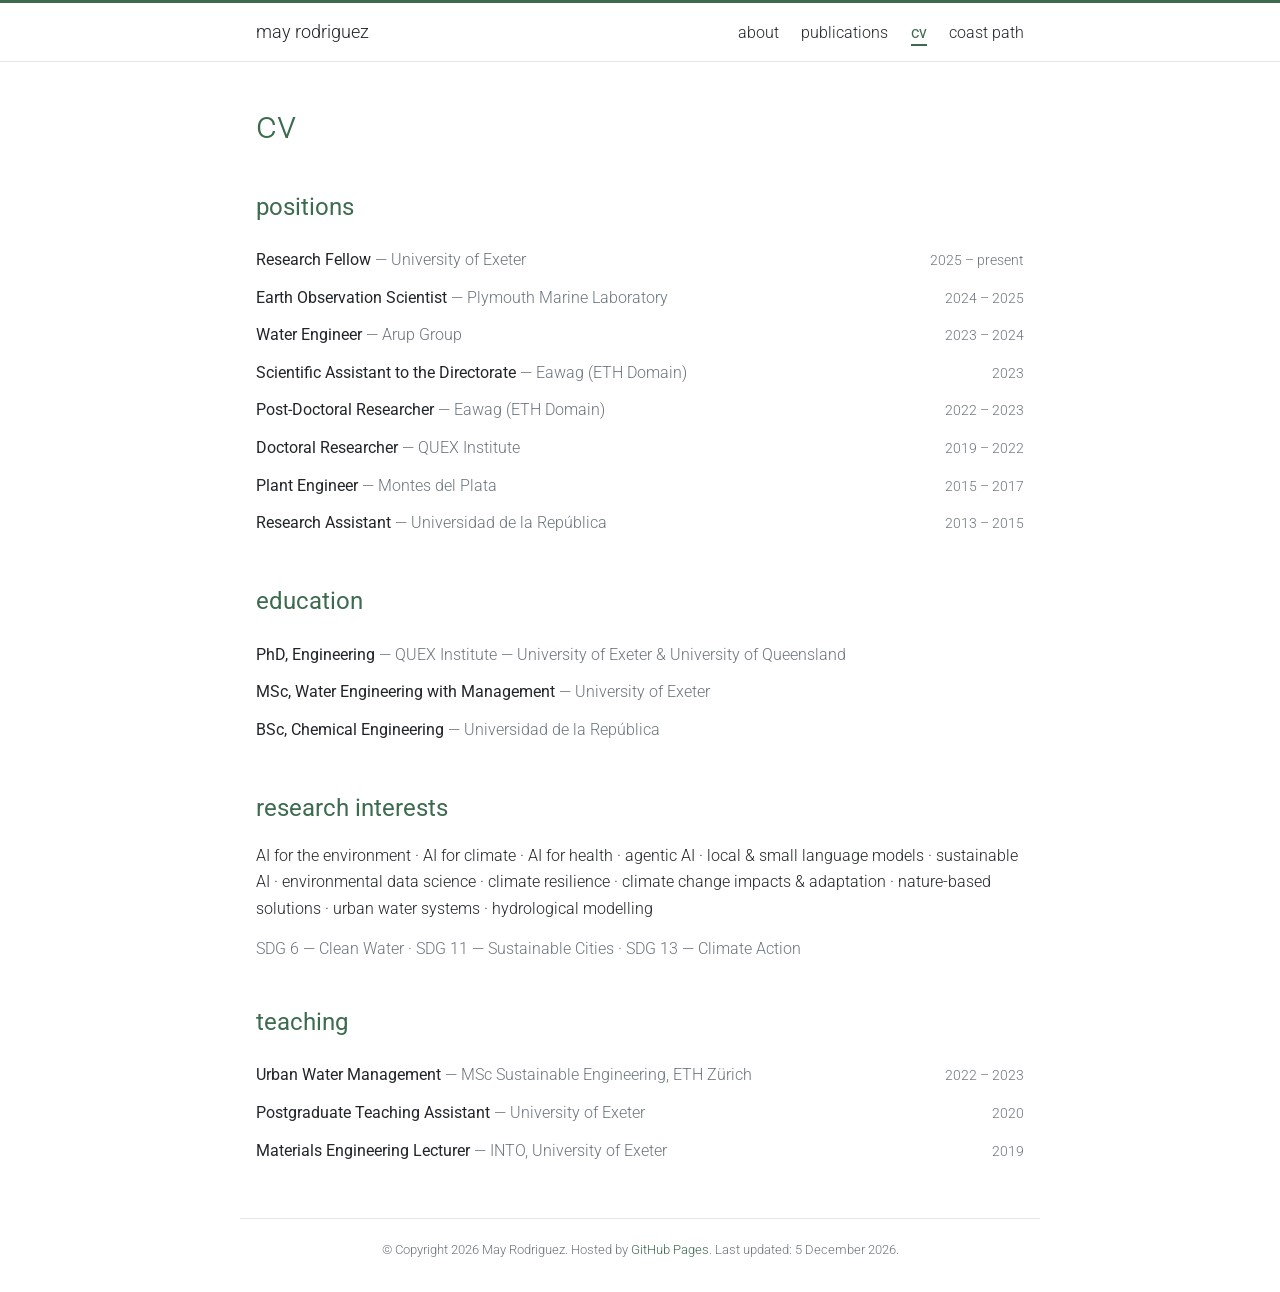
<file: cv.html>
<!DOCTYPE html>
<html lang="en">
<head>
  <meta charset="utf-8" />
  <meta name="viewport" content="width=device-width, initial-scale=1" />
  <title>CV | May Rodriguez</title>
  <link rel="preconnect" href="https://fonts.googleapis.com">
  <link rel="preconnect" href="https://fonts.gstatic.com" crossorigin>
  <link href="https://fonts.googleapis.com/css2?family=Roboto:ital,wght@0,300;0,400;0,500;0,700;1,300&display=swap" rel="stylesheet">
  <link rel="stylesheet" href="style.css?v=2026-10-12" />
</head>
<body>

<!-- ── TOP NAV ── -->
<nav class="site-nav">
  <div class="nav-inner">
    <a class="nav-brand" href="index.html">may rodriguez</a>
    <div class="nav-links">
      <a href="index.html">about</a>
      <a href="publications.html">publications</a>
      <a href="cv.html" aria-current="page">cv</a>
      <a href="walking.html">coast path</a>
    </div>
  </div>
</nav>

<main id="main">

  <header class="post-header">
    <h1 class="post-title">cv</h1>
  </header>

  <!-- POSITIONS -->
  <section id="positions">
    <h3>positions</h3>
    <ul class="rows">
      <li><div><span class="title">Research Fellow</span><span class="org">University of Exeter</span></div><span class="date">2025 – present</span></li>
      <li><div><span class="title">Earth Observation Scientist</span><span class="org">Plymouth Marine Laboratory</span></div><span class="date">2024 – 2025</span></li>
      <li><div><span class="title">Water Engineer</span><span class="org">Arup Group</span></div><span class="date">2023 – 2024</span></li>
      <li><div><span class="title">Scientific Assistant to the Directorate</span><span class="org">Eawag (ETH Domain)</span></div><span class="date">2023</span></li>
      <li><div><span class="title">Post-Doctoral Researcher</span><span class="org">Eawag (ETH Domain)</span></div><span class="date">2022 – 2023</span></li>
      <li><div><span class="title">Doctoral Researcher</span><span class="org">QUEX Institute</span></div><span class="date">2019 – 2022</span></li>
      <li><div><span class="title">Plant Engineer</span><span class="org">Montes del Plata</span></div><span class="date">2015 – 2017</span></li>
      <li><div><span class="title">Research Assistant</span><span class="org">Universidad de la República</span></div><span class="date">2013 – 2015</span></li>
    </ul>
  </section>

  <!-- EDUCATION -->
  <section id="education">
    <h3>education</h3>
    <ul class="rows">
      <li><div><span class="title">PhD, Engineering</span><span class="org">QUEX Institute — University of Exeter &amp; University of Queensland</span></div></li>
      <li><div><span class="title">MSc, Water Engineering with Management</span><span class="org">University of Exeter</span></div></li>
      <li><div><span class="title">BSc, Chemical Engineering</span><span class="org">Universidad de la República</span></div></li>
    </ul>
  </section>

  <!-- RESEARCH INTERESTS -->
  <section id="interests">
    <h3>research interests</h3>
    <p>AI for the environment · AI for climate · AI for health · agentic AI · local &amp; small language models · sustainable AI · environmental data science · climate resilience · climate change impacts &amp; adaptation · nature-based solutions · urban water systems · hydrological modelling</p>
    <p class="muted">SDG 6 — Clean Water · SDG 11 — Sustainable Cities · SDG 13 — Climate Action</p>
  </section>

  <!-- TEACHING -->
  <section id="teaching">
    <h3>teaching</h3>
    <ul class="rows">
      <li><div><span class="title">Urban Water Management</span><span class="org">MSc Sustainable Engineering, ETH Zürich</span></div><span class="date">2022 – 2023</span></li>
      <li><div><span class="title">Postgraduate Teaching Assistant</span><span class="org">University of Exeter</span></div><span class="date">2020</span></li>
      <li><div><span class="title">Materials Engineering Lecturer</span><span class="org">INTO, University of Exeter</span></div><span class="date">2019</span></li>
    </ul>
  </section>

</main>

<footer class="site-footer">
  &copy; Copyright 2026 May Rodriguez. Hosted by <a href="https://pages.github.com/" target="_blank">GitHub Pages</a>.
  Last updated: <script>document.write(new Date(document.lastModified).toLocaleDateString('en-GB', {day: 'numeric', month: 'long', year: 'numeric'}))</script>.
</footer>

</body>
</html>
</file>
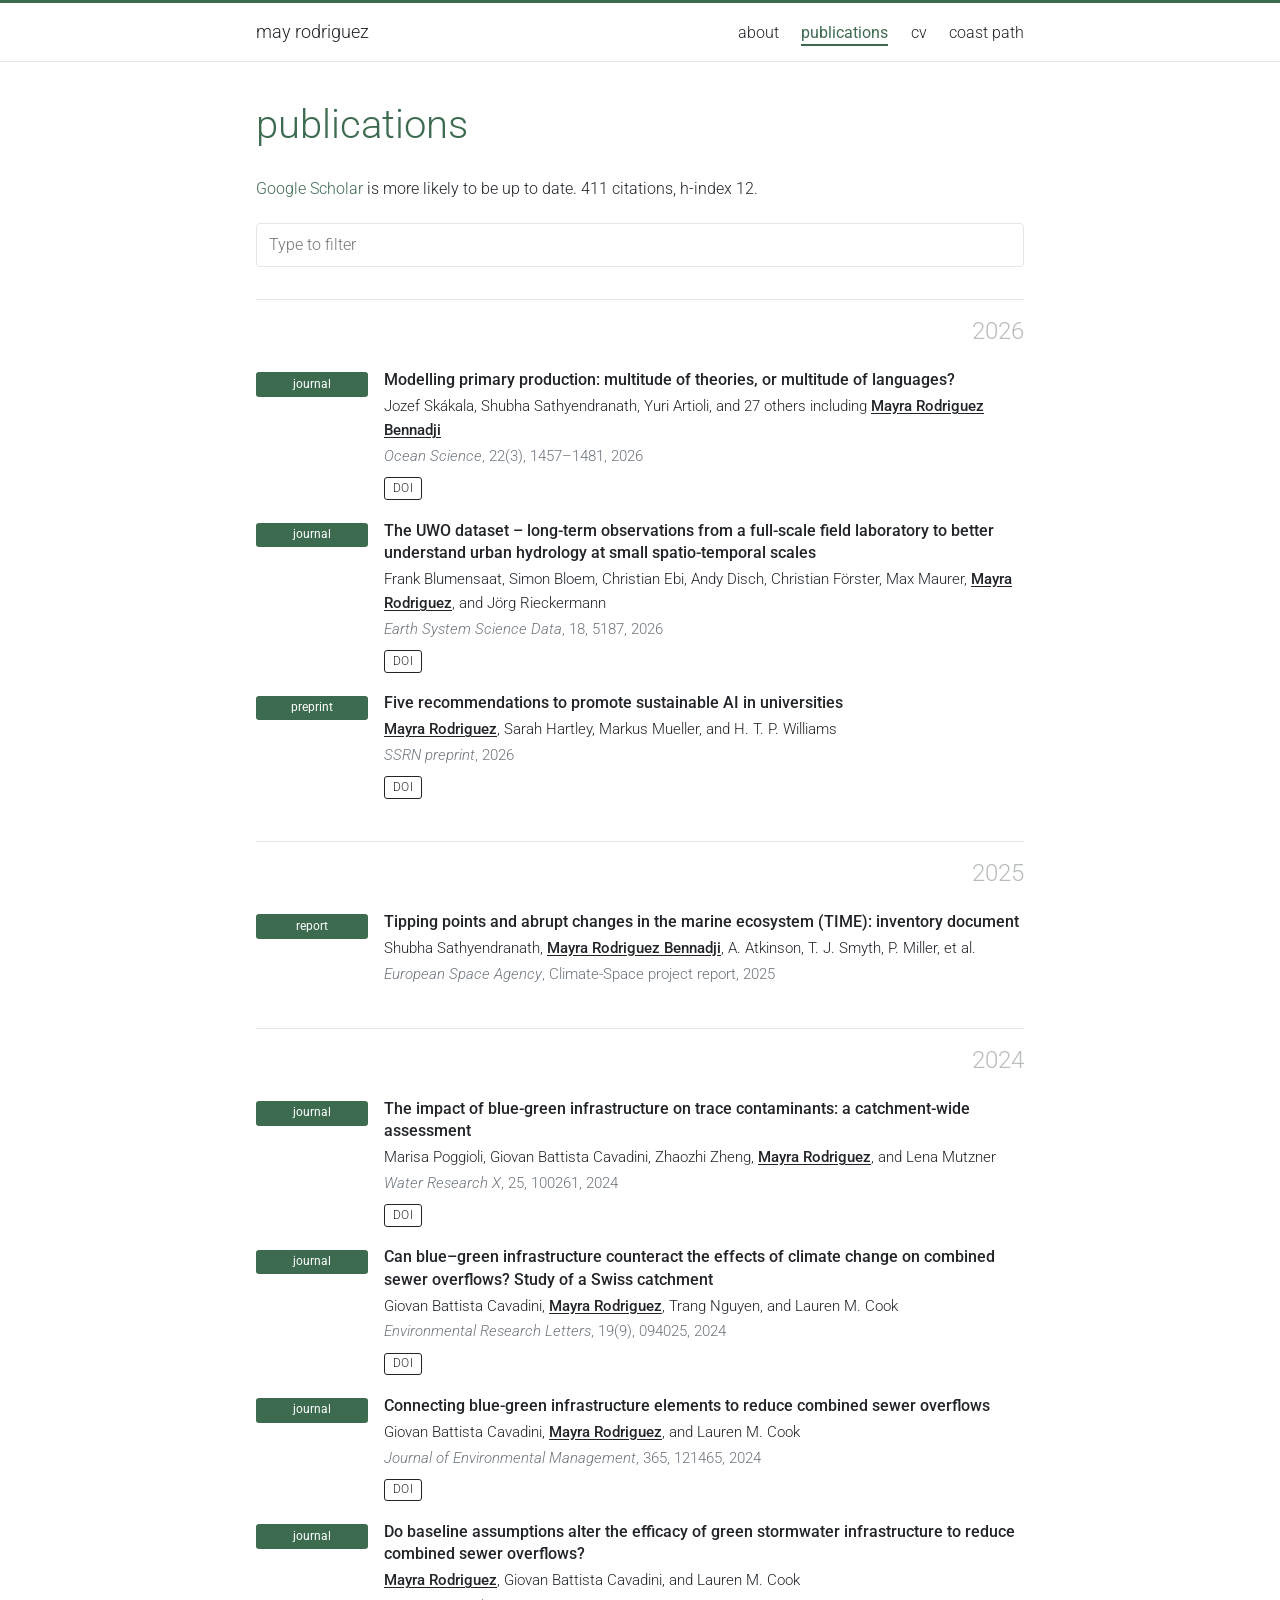
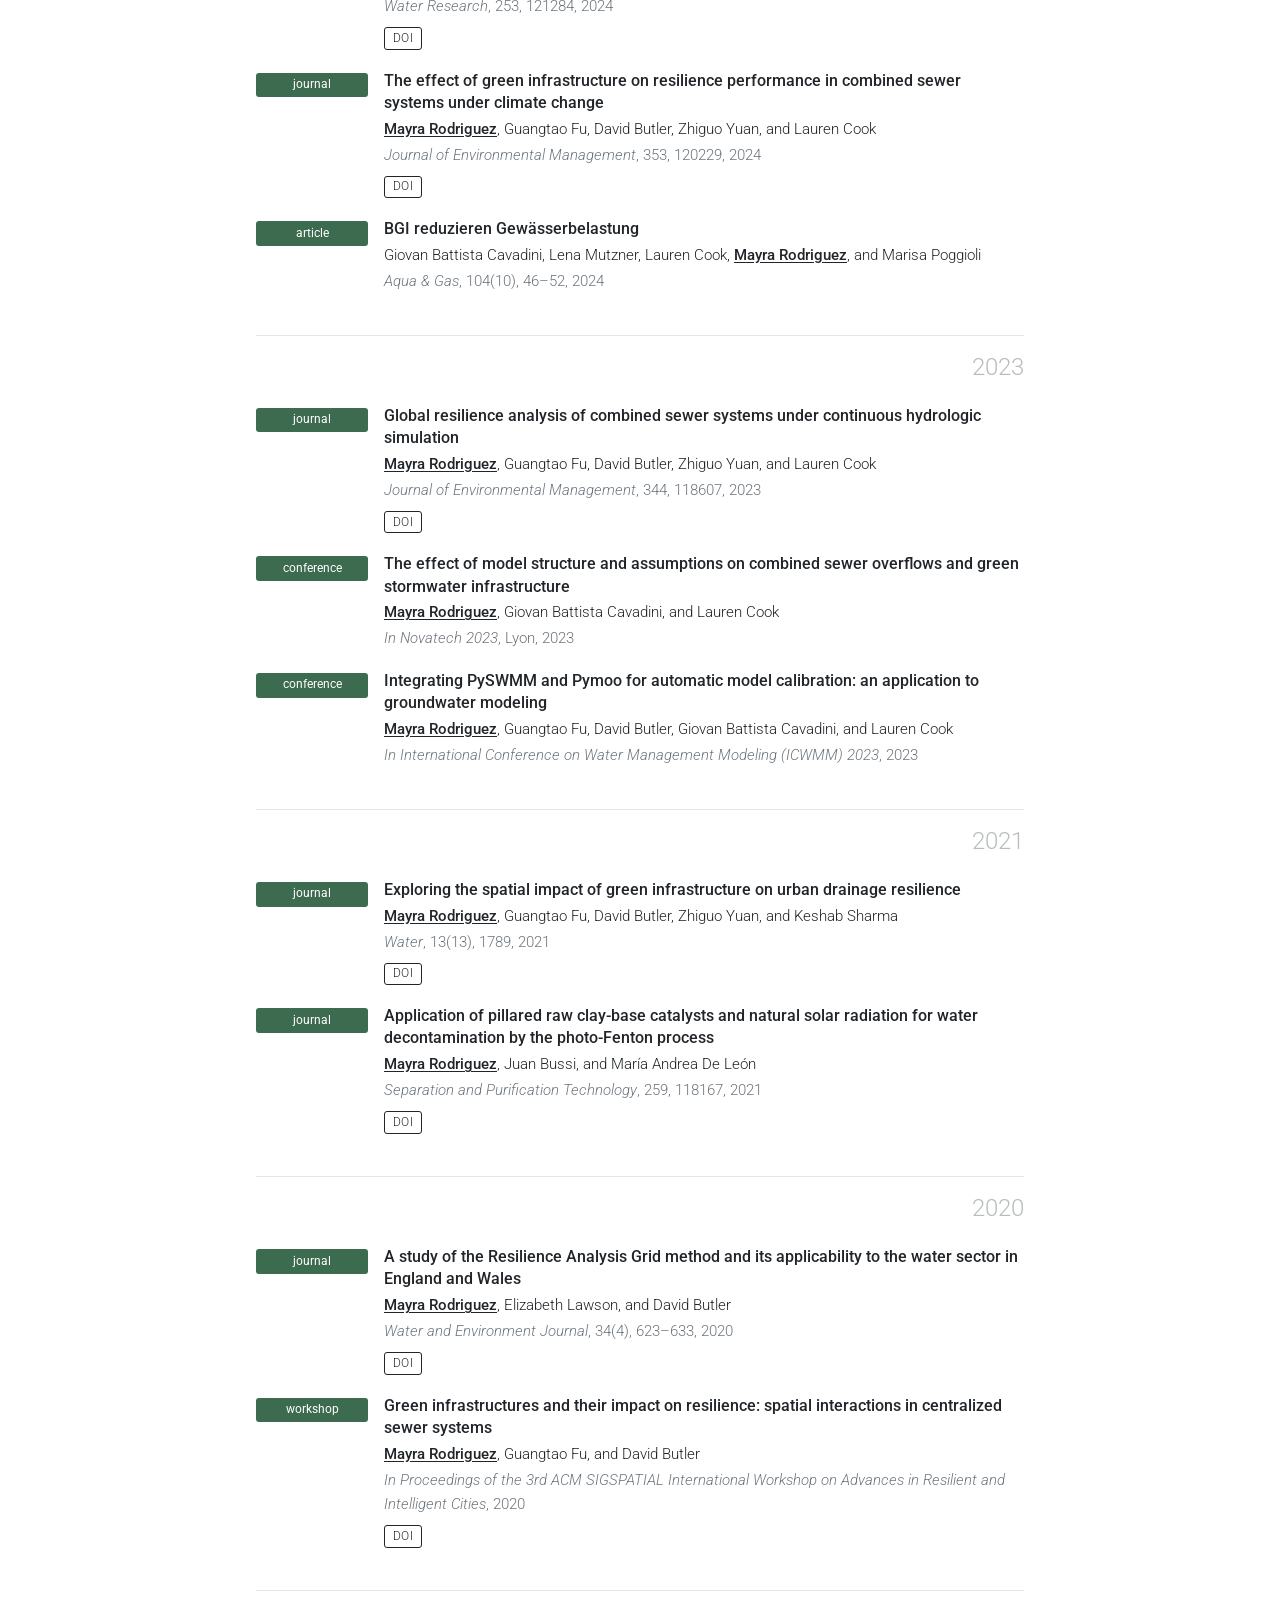
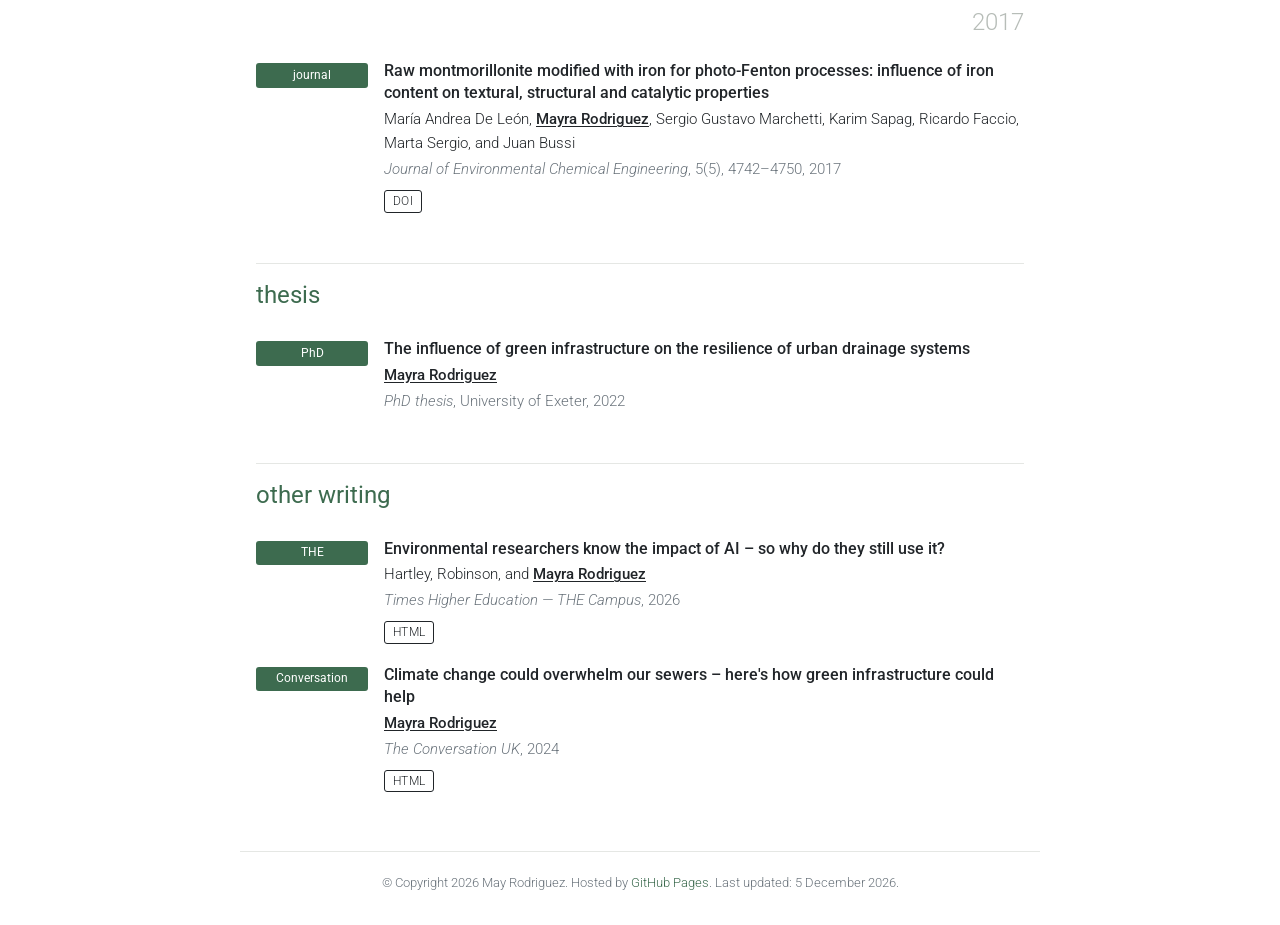
<file: publications.html>
<!DOCTYPE html>
<html lang="en">
<head>
  <meta charset="utf-8" />
  <meta name="viewport" content="width=device-width, initial-scale=1" />
  <title>Publications | May Rodriguez</title>
  <link rel="preconnect" href="https://fonts.googleapis.com">
  <link rel="preconnect" href="https://fonts.gstatic.com" crossorigin>
  <link href="https://fonts.googleapis.com/css2?family=Roboto:ital,wght@0,300;0,400;0,500;0,700;1,300&display=swap" rel="stylesheet">
  <link rel="stylesheet" href="style.css?v=2026-10-12" />
</head>
<body>

<!-- ── TOP NAV ── -->
<nav class="site-nav">
  <div class="nav-inner">
    <a class="nav-brand" href="index.html">may rodriguez</a>
    <div class="nav-links">
      <a href="index.html">about</a>
      <a href="publications.html" aria-current="page">publications</a>
      <a href="cv.html">cv</a>
      <a href="walking.html">coast path</a>
    </div>
  </div>
</nav>

<main id="main">

  <header class="post-header">
    <h1 class="post-title">publications</h1>
  </header>

  <article>
    <p><a href="https://scholar.google.com/citations?hl=en&user=94H25SIAAAAJ&view_op=list_works&sortby=pubdate" target="_blank">Google Scholar</a> is more likely to be up to date. 411 citations, h-index 12.</p>
    <p><input type="text" id="bibsearch" spellcheck="false" autocomplete="off" class="bibsearch" placeholder="Type to filter" aria-label="Filter publications"></p>

    <div class="publications">
    <h2 class="bibliography">2026</h2>
    <ol class="bibliography">
      <li>
        <div class="abbr"><span class="badge">journal</span></div>
        <div class="bib">
          <div class="title">Modelling primary production: multitude of theories, or multitude of languages?</div>
          <div class="author">Jozef Skákala, Shubha Sathyendranath, Yuri Artioli, and 27 others including <em>Mayra Rodriguez Bennadji</em></div>
          <div class="periodical"><em>Ocean Science</em>, 22(3), 1457–1481, 2026</div>
          <div class="links"><a href="https://doi.org/10.5194/os-22-1457-2026" target="_blank">doi</a></div>
        </div>
      </li>
      <li>
        <div class="abbr"><span class="badge">journal</span></div>
        <div class="bib">
          <div class="title">The UWO dataset – long-term observations from a full-scale field laboratory to better understand urban hydrology at small spatio-temporal scales</div>
          <div class="author">Frank Blumensaat, Simon Bloem, Christian Ebi, Andy Disch, Christian Förster, Max Maurer, <em>Mayra Rodriguez</em>, and Jörg Rieckermann</div>
          <div class="periodical"><em>Earth System Science Data</em>, 18, 5187, 2026</div>
          <div class="links"><a href="https://doi.org/10.5194/essd-18-5187-2026" target="_blank">doi</a></div>
        </div>
      </li>
      <li>
        <div class="abbr"><span class="badge">preprint</span></div>
        <div class="bib">
          <div class="title">Five recommendations to promote sustainable AI in universities</div>
          <div class="author"><em>Mayra Rodriguez</em>, Sarah Hartley, Markus Mueller, and H. T. P. Williams</div>
          <div class="periodical"><em>SSRN preprint</em>, 2026</div>
          <div class="links"><a href="https://doi.org/10.2139/ssrn.7294948" target="_blank">doi</a></div>
        </div>
      </li>
    </ol>
    <h2 class="bibliography">2025</h2>
    <ol class="bibliography">
      <li>
        <div class="abbr"><span class="badge">report</span></div>
        <div class="bib">
          <div class="title">Tipping points and abrupt changes in the marine ecosystem (TIME): inventory document</div>
          <div class="author">Shubha Sathyendranath, <em>Mayra Rodriguez Bennadji</em>, A. Atkinson, T. J. Smyth, P. Miller, et al.</div>
          <div class="periodical"><em>European Space Agency</em>, Climate-Space project report, 2025</div>
          <div class="links"></div>
        </div>
      </li>
    </ol>
    <h2 class="bibliography">2024</h2>
    <ol class="bibliography">
      <li>
        <div class="abbr"><span class="badge">journal</span></div>
        <div class="bib">
          <div class="title">The impact of blue-green infrastructure on trace contaminants: a catchment-wide assessment</div>
          <div class="author">Marisa Poggioli, Giovan Battista Cavadini, Zhaozhi Zheng, <em>Mayra Rodriguez</em>, and Lena Mutzner</div>
          <div class="periodical"><em>Water Research X</em>, 25, 100261, 2024</div>
          <div class="links"><a href="https://doi.org/10.1016/j.wroa.2024.100261" target="_blank">doi</a></div>
        </div>
      </li>
      <li>
        <div class="abbr"><span class="badge">journal</span></div>
        <div class="bib">
          <div class="title">Can blue–green infrastructure counteract the effects of climate change on combined sewer overflows? Study of a Swiss catchment</div>
          <div class="author">Giovan Battista Cavadini, <em>Mayra Rodriguez</em>, Trang Nguyen, and Lauren M. Cook</div>
          <div class="periodical"><em>Environmental Research Letters</em>, 19(9), 094025, 2024</div>
          <div class="links"><a href="https://doi.org/10.1088/1748-9326/ad6462" target="_blank">doi</a></div>
        </div>
      </li>
      <li>
        <div class="abbr"><span class="badge">journal</span></div>
        <div class="bib">
          <div class="title">Connecting blue-green infrastructure elements to reduce combined sewer overflows</div>
          <div class="author">Giovan Battista Cavadini, <em>Mayra Rodriguez</em>, and Lauren M. Cook</div>
          <div class="periodical"><em>Journal of Environmental Management</em>, 365, 121465, 2024</div>
          <div class="links"><a href="https://doi.org/10.1016/j.jenvman.2024.121465" target="_blank">doi</a></div>
        </div>
      </li>
      <li>
        <div class="abbr"><span class="badge">journal</span></div>
        <div class="bib">
          <div class="title">Do baseline assumptions alter the efficacy of green stormwater infrastructure to reduce combined sewer overflows?</div>
          <div class="author"><em>Mayra Rodriguez</em>, Giovan Battista Cavadini, and Lauren M. Cook</div>
          <div class="periodical"><em>Water Research</em>, 253, 121284, 2024</div>
          <div class="links"><a href="https://doi.org/10.1016/J.WATRES.2024.121284" target="_blank">doi</a></div>
        </div>
      </li>
      <li>
        <div class="abbr"><span class="badge">journal</span></div>
        <div class="bib">
          <div class="title">The effect of green infrastructure on resilience performance in combined sewer systems under climate change</div>
          <div class="author"><em>Mayra Rodriguez</em>, Guangtao Fu, David Butler, Zhiguo Yuan, and Lauren Cook</div>
          <div class="periodical"><em>Journal of Environmental Management</em>, 353, 120229, 2024</div>
          <div class="links"><a href="https://doi.org/10.1016/J.JENVMAN.2024.120229" target="_blank">doi</a></div>
        </div>
      </li>
      <li>
        <div class="abbr"><span class="badge">article</span></div>
        <div class="bib">
          <div class="title">BGI reduzieren Gewässerbelastung</div>
          <div class="author">Giovan Battista Cavadini, Lena Mutzner, Lauren Cook, <em>Mayra Rodriguez</em>, and Marisa Poggioli</div>
          <div class="periodical"><em>Aqua &amp; Gas</em>, 104(10), 46–52, 2024</div>
          <div class="links"></div>
        </div>
      </li>
    </ol>
    <h2 class="bibliography">2023</h2>
    <ol class="bibliography">
      <li>
        <div class="abbr"><span class="badge">journal</span></div>
        <div class="bib">
          <div class="title">Global resilience analysis of combined sewer systems under continuous hydrologic simulation</div>
          <div class="author"><em>Mayra Rodriguez</em>, Guangtao Fu, David Butler, Zhiguo Yuan, and Lauren Cook</div>
          <div class="periodical"><em>Journal of Environmental Management</em>, 344, 118607, 2023</div>
          <div class="links"><a href="https://doi.org/10.1016/j.jenvman.2023.118607" target="_blank">doi</a></div>
        </div>
      </li>
      <li>
        <div class="abbr"><span class="badge">conference</span></div>
        <div class="bib">
          <div class="title">The effect of model structure and assumptions on combined sewer overflows and green stormwater infrastructure</div>
          <div class="author"><em>Mayra Rodriguez</em>, Giovan Battista Cavadini, and Lauren Cook</div>
          <div class="periodical"><em>In Novatech 2023</em>, Lyon, 2023</div>
          <div class="links"></div>
        </div>
      </li>
      <li>
        <div class="abbr"><span class="badge">conference</span></div>
        <div class="bib">
          <div class="title">Integrating PySWMM and Pymoo for automatic model calibration: an application to groundwater modeling</div>
          <div class="author"><em>Mayra Rodriguez</em>, Guangtao Fu, David Butler, Giovan Battista Cavadini, and Lauren Cook</div>
          <div class="periodical"><em>In International Conference on Water Management Modeling (ICWMM) 2023</em>, 2023</div>
          <div class="links"></div>
        </div>
      </li>
    </ol>
    <h2 class="bibliography">2021</h2>
    <ol class="bibliography">
      <li>
        <div class="abbr"><span class="badge">journal</span></div>
        <div class="bib">
          <div class="title">Exploring the spatial impact of green infrastructure on urban drainage resilience</div>
          <div class="author"><em>Mayra Rodriguez</em>, Guangtao Fu, David Butler, Zhiguo Yuan, and Keshab Sharma</div>
          <div class="periodical"><em>Water</em>, 13(13), 1789, 2021</div>
          <div class="links"><a href="https://doi.org/10.3390/w13131789" target="_blank">doi</a></div>
        </div>
      </li>
      <li>
        <div class="abbr"><span class="badge">journal</span></div>
        <div class="bib">
          <div class="title">Application of pillared raw clay-base catalysts and natural solar radiation for water decontamination by the photo-Fenton process</div>
          <div class="author"><em>Mayra Rodriguez</em>, Juan Bussi, and María Andrea De León</div>
          <div class="periodical"><em>Separation and Purification Technology</em>, 259, 118167, 2021</div>
          <div class="links"><a href="https://doi.org/10.1016/j.seppur.2020.118167" target="_blank">doi</a></div>
        </div>
      </li>
    </ol>
    <h2 class="bibliography">2020</h2>
    <ol class="bibliography">
      <li>
        <div class="abbr"><span class="badge">journal</span></div>
        <div class="bib">
          <div class="title">A study of the Resilience Analysis Grid method and its applicability to the water sector in England and Wales</div>
          <div class="author"><em>Mayra Rodriguez</em>, Elizabeth Lawson, and David Butler</div>
          <div class="periodical"><em>Water and Environment Journal</em>, 34(4), 623–633, 2020</div>
          <div class="links"><a href="https://doi.org/10.1111/wej.12539" target="_blank">doi</a></div>
        </div>
      </li>
      <li>
        <div class="abbr"><span class="badge">workshop</span></div>
        <div class="bib">
          <div class="title">Green infrastructures and their impact on resilience: spatial interactions in centralized sewer systems</div>
          <div class="author"><em>Mayra Rodriguez</em>, Guangtao Fu, and David Butler</div>
          <div class="periodical"><em>In Proceedings of the 3rd ACM SIGSPATIAL International Workshop on Advances in Resilient and Intelligent Cities</em>, 2020</div>
          <div class="links"><a href="https://doi.org/10.1145/3423455.3430302" target="_blank">doi</a></div>
        </div>
      </li>
    </ol>
    <h2 class="bibliography">2017</h2>
    <ol class="bibliography">
      <li>
        <div class="abbr"><span class="badge">journal</span></div>
        <div class="bib">
          <div class="title">Raw montmorillonite modified with iron for photo-Fenton processes: influence of iron content on textural, structural and catalytic properties</div>
          <div class="author">María Andrea De León, <em>Mayra Rodriguez</em>, Sergio Gustavo Marchetti, Karim Sapag, Ricardo Faccio, Marta Sergio, and Juan Bussi</div>
          <div class="periodical"><em>Journal of Environmental Chemical Engineering</em>, 5(5), 4742–4750, 2017</div>
          <div class="links"><a href="https://doi.org/10.1016/j.jece.2017.09.014" target="_blank">doi</a></div>
        </div>
      </li>
    </ol>

    <h2 class="category">thesis</h2>
    <ol class="bibliography">
      <li>
        <div class="abbr"><span class="badge">PhD</span></div>
        <div class="bib">
          <div class="title">The influence of green infrastructure on the resilience of urban drainage systems</div>
          <div class="author"><em>Mayra Rodriguez</em></div>
          <div class="periodical"><em>PhD thesis</em>, University of Exeter, 2022</div>
          <div class="links"></div>
        </div>
      </li>
    </ol>

    <h2 class="category">other writing</h2>
    <ol class="bibliography">
      <li>
        <div class="abbr"><span class="badge">THE</span></div>
        <div class="bib">
          <div class="title">Environmental researchers know the impact of AI – so why do they still use it?</div>
          <div class="author">Hartley, Robinson, and <em>Mayra Rodriguez</em></div>
          <div class="periodical"><em>Times Higher Education — THE Campus</em>, 2026</div>
          <div class="links"><a href="https://www.timeshighereducation.com/campus/environmental-researchers-know-impact-ai-so-why-do-they-still-use-it" target="_blank">html</a></div>
        </div>
      </li>
      <li>
        <div class="abbr"><span class="badge">Conversation</span></div>
        <div class="bib">
          <div class="title">Climate change could overwhelm our sewers – here's how green infrastructure could help</div>
          <div class="author"><em>Mayra Rodriguez</em></div>
          <div class="periodical"><em>The Conversation UK</em>, 2024</div>
          <div class="links"><a href="https://theconversation.com/climate-change-could-overwhelm-our-sewers-heres-how-green-infrastructure-could-help-244460" target="_blank">html</a></div>
        </div>
      </li>
    </ol>
    </div>
  </article>

</main>

<footer class="site-footer">
  &copy; Copyright 2026 May Rodriguez. Hosted by <a href="https://pages.github.com/" target="_blank">GitHub Pages</a>.
  Last updated: <script>document.write(new Date(document.lastModified).toLocaleDateString('en-GB', {day: 'numeric', month: 'long', year: 'numeric'}))</script>.
</footer>

<script>
  // Type-to-filter, as on the reference site: hide entries that don't match,
  // and any year/section heading left with nothing under it.
  document.getElementById('bibsearch').addEventListener('input', function () {
    var q = this.value.toLowerCase().trim();
    document.querySelectorAll('.publications ol').forEach(function (ol) {
      var shown = 0;
      ol.querySelectorAll('li').forEach(function (li) {
        var hit = !q || li.textContent.toLowerCase().indexOf(q) !== -1;
        li.hidden = !hit;
        if (hit) shown++;
      });
      ol.hidden = shown === 0;
      ol.previousElementSibling.hidden = shown === 0;
    });
  });
</script>
</body>
</html>
</file>
<file: style.css>
:root {
  /* One accent colour, everything else greys. The older palette names stay
     defined because the Coast Path styles below still use them. */
  --accent:     #3d6b4f;
  --text:       #212529;
  --light-text: #6c757d;
  --rule:       #e5e7e4;
  --bg:         #ffffff;

  --granite:    #2c2d30;
  --fern:       #3d6b4f;
  --lichen:     #7aab8a;
  --atlantic:   #4a7fa5;
  --heather:    #8c6b8a;
  --pale-moor:  #e4e8e0;
  --parchment:  #f5f3ee;

  --sans: 'Roboto', -apple-system, BlinkMacSystemFont, 'Segoe UI', sans-serif;
  --width: 800px;
}

* { margin: 0; padding: 0; box-sizing: border-box; }

body {
  font-family: var(--sans);
  font-weight: 300;
  font-size: 1rem;
  line-height: 1.65;
  background: var(--bg);
  color: var(--text);
}

strong, b { font-weight: 500; }

a { color: var(--accent); text-decoration: none; }
a:hover { text-decoration: underline; }

/* ── TOP NAV ── */
.site-nav {
  position: sticky;
  top: 0;
  z-index: 1100;
  background: var(--bg);
  border-top: 3px solid var(--accent);
  border-bottom: 1px solid var(--rule);
}

.nav-inner {
  max-width: var(--width);
  margin: 0 auto;
  padding: 0.85rem 1rem;
  display: flex;
  flex-wrap: wrap;
  align-items: baseline;
  justify-content: space-between;
  gap: 0.4rem 1.5rem;
}

.nav-brand {
  font-size: 1.15rem;
  color: var(--text);
}
.nav-brand:hover { text-decoration: none; color: var(--accent); }

.nav-links { display: flex; flex-wrap: wrap; gap: 0.3rem 1.4rem; }

.nav-links a { color: var(--text); }
.nav-links a:hover { color: var(--accent); text-decoration: none; }
.nav-links a[aria-current="page"] {
  color: var(--accent);
  font-weight: 400;
  box-shadow: inset 0 -2px 0 var(--accent);
}

/* ── PAGE ── */
#main {
  max-width: var(--width);
  margin: 0 auto;
  padding: 2.5rem 1rem 3rem;
}

.page-title h1 {
  font-size: 2.6rem;
  font-weight: 300;
  line-height: 1.15;
}
.page-title h1 { color: var(--accent); }

/* Sub-page titles (publications, cv) */
.page-title h2 {
  font-size: 2.2rem;
  font-weight: 300;
  line-height: 1.2;
  color: var(--accent);
}

.page-title .subtitle {
  color: var(--light-text);
  margin-top: 0.2rem;
}

section { margin-top: 2.5rem; }
#main > section:first-child { margin-top: 0; }
.page-title + section { margin-top: 1.5rem; }

section h3 {
  font-size: 1.5rem;
  font-weight: 400;
  color: var(--accent);
  margin-bottom: 0.9rem;
}

.muted { color: var(--light-text); }

section p + p { margin-top: 0.9rem; }

/* ── PROFILE PHOTO ── */
.profile {
  float: right;
  width: 24%;
  max-width: 150px;
  margin: 0.3rem 0 1rem 1.75rem;
  text-align: center;
}

.profile img {
  width: 100%;
  display: block;
  aspect-ratio: 1;
  object-fit: cover;
  border-radius: 50%;
  border: 3px solid var(--accent);
}

.profile .address {
  font-size: 0.82rem;
  line-height: 1.5;
  color: var(--light-text);
  margin-top: 0.7rem;
}

#about::after { content: ''; display: block; clear: both; }

/* ── SMALL TEXT ── */
.meta, .more {
  font-size: 0.88rem;
  color: var(--light-text);
}
.meta { margin-bottom: 1rem; }
.more { margin-top: 1rem; }

/* ── PUBLICATIONS / WRITING: year column + entry ── */
.entries { list-style: none; }

.entries li {
  display: grid;
  grid-template-columns: 4.5rem 1fr;
  gap: 1rem;
  padding: 0.85rem 0;
  border-top: 1px solid var(--rule);
}
.entries li:first-child { border-top: 0; padding-top: 0; }

.when {
  color: var(--accent);
  font-size: 0.9rem;
  font-weight: 400;
}

.entries .title { font-weight: 400; line-height: 1.45; }
.entries .detail { font-size: 0.92rem; margin-top: 0.15rem; }
.entries .muted { color: var(--light-text); }

.entries .links { margin-top: 0.4rem; }
.entries .links a {
  display: inline-block;
  font-size: 0.75rem;
  text-transform: uppercase;
  letter-spacing: 0.03em;
  border: 1px solid var(--accent);
  border-radius: 3px;
  padding: 0 0.45rem;
}
.entries .links a:hover { background: var(--accent); color: #fff; text-decoration: none; }

/* ── POSITIONS / EDUCATION / TEACHING: title + org, date right ── */
.rows { list-style: none; }

.rows li {
  display: flex;
  justify-content: space-between;
  align-items: baseline;
  gap: 1rem;
  padding: 0.35rem 0;
}

.rows .title { font-weight: 400; }
.rows .org { color: var(--light-text); }
.rows .org::before { content: ' — '; }

.rows .date {
  color: var(--light-text);
  font-size: 0.9rem;
  white-space: nowrap;
}

/* ── AWARDS ── */
.dated { list-style: none; }
.dated li {
  display: grid;
  grid-template-columns: 4.5rem 1fr;
  gap: 1rem;
  padding: 0.25rem 0;
}

/* ── SERVICE ── */
.plain { list-style: none; }
.plain li { padding: 0.2rem 0; }

.kv { margin-top: 1rem; }
.kv span {
  font-weight: 400;
  margin-right: 0.5rem;
}

/* ── FOOTER ── */
footer {
  margin-top: 3.5rem;
  padding-top: 1.5rem;
  border-top: 1px solid var(--rule);
  text-align: center;
  font-size: 0.85rem;
  color: var(--light-text);
}

footer .social {
  display: flex;
  justify-content: center;
  gap: 1.5rem;
  font-size: 1rem;
  margin-bottom: 1.25rem;
}

footer .email { margin-bottom: 0.6rem; font-size: 0.95rem; }

footer .visitors { display: flex; justify-content: center; margin-bottom: 1rem; }

/* ── PAGE HEADER (al-folio style) ── */
/* The about page has no name in the nav bar, so the links sit right on their own. */
.nav-links { margin-left: auto; }

.post-header { margin-bottom: 1.75rem; }

.post-title {
  font-size: 2.5rem;
  font-weight: 300;
  line-height: 1.15;
  color: var(--accent);
}

.post-header .desc { margin-top: 0.6rem; }

article h2 {
  font-size: 1.5rem;
  font-weight: 400;
  color: var(--accent);
  margin: 2rem 0 0.8rem;
}

article p + p { margin-top: 0.9rem; }

.clearfix::after { content: ''; display: block; clear: both; }

/* ── CONTACT ICONS (about page) ── */
.social { text-align: center; margin-top: 2.5rem; }

.contact-icons {
  display: flex;
  justify-content: center;
  gap: 1.4rem;
  font-size: 2.2rem;
}
.contact-icons a { color: var(--light-text); }
.contact-icons a:hover { color: var(--accent); text-decoration: none; }

.contact-note {
  font-size: 0.9rem;
  color: var(--light-text);
  margin: 0.6rem 0 1.5rem;
}

.social .visitors { display: flex; justify-content: center; }

/* ── PUBLICATIONS PAGE: year headings, type badge + entry ── */
.bibsearch {
  width: 100%;
  font: inherit;
  padding: 0.5rem 0.75rem;
  border: 1px solid var(--rule);
  border-radius: 4px;
  margin-top: 0.4rem;
}
.bibsearch:focus { outline: 2px solid var(--accent); outline-offset: 1px; }

.publications h2.bibliography {
  font-size: 1.5rem;
  font-weight: 300;
  color: #b7bdb8;
  text-align: right;
  border-top: 1px solid var(--rule);
  padding-top: 0.75rem;
  margin: 2rem 0 0.5rem;
}

.publications h2.category {
  border-top: 1px solid var(--rule);
  padding-top: 0.75rem;
  margin-top: 2.5rem;
}

ol.bibliography { list-style: none; }

ol.bibliography li {
  display: grid;
  grid-template-columns: 7rem 1fr;
  gap: 1rem;
  padding: 0.6rem 0;
}

.abbr .badge {
  display: inline-block;
  width: 100%;
  text-align: center;
  font-size: 0.75rem;
  font-weight: 400;
  color: #fff;
  background: var(--accent);
  border-radius: 3px;
  padding: 0.15rem 0.3rem;
  margin-top: 0.2rem;
}

.bib .title { font-weight: 500; line-height: 1.4; }
.bib .author { font-size: 0.92rem; margin-top: 0.15rem; }
.bib .author em { font-style: normal; font-weight: 500; text-decoration: underline; text-underline-offset: 2px; }
.bib .periodical { font-size: 0.92rem; color: var(--light-text); margin-top: 0.1rem; }

.bib .links { margin-top: 0.35rem; }
.bib .links:empty { display: none; }
.bib .links a {
  display: inline-block;
  font-size: 0.72rem;
  text-transform: uppercase;
  letter-spacing: 0.03em;
  border: 1px solid var(--text);
  color: var(--text);
  border-radius: 3px;
  padding: 0.05rem 0.5rem;
}
.bib .links a:hover { border-color: var(--accent); color: var(--accent); text-decoration: none; }

/* ── COPYRIGHT FOOTER ── */
.site-footer {
  max-width: var(--width);
  margin: 0 auto;
  padding: 1.25rem 1rem 2rem;
  border-top: 1px solid var(--rule);
  font-size: 0.8rem;
  color: var(--light-text);
  text-align: center;
}

/* ── NARROW SCREENS ── */
@media (max-width: 600px) {
  .page-title h1 { font-size: 2.1rem; }
  .profile {
    float: none;
    width: 40%;
    margin: 0 auto 1.5rem;
  }
  .rows li { flex-direction: column; gap: 0; }
  .entries li, .dated li { grid-template-columns: 3.5rem 1fr; gap: 0.75rem; }
  .post-title { font-size: 2.1rem; }
  ol.bibliography li { grid-template-columns: 1fr; gap: 0.3rem; }
  .abbr .badge { width: auto; padding: 0.1rem 0.6rem; }
}

/* ═══════════════════════════════════════════════════════════════════
   COAST PATH PAGE (walking.html)
   Three states from two hues. #3d6b4f vs #9a8f86 is validated for
   colour-vision separation; a third hue that also cleared it against both
   of those doesn't exist in this palette, so "part walked" reuses the
   walked green and is distinguished by texture (broken line) instead.
   State is never carried by colour alone anywhere: the map uses line
   pattern and weight, and every stage is named with its state in words in
   the list below.
   ═══════════════════════════════════════════════════════════════════ */
:root {
  --walked:   #3d6b4f;
  --not-yet:  #9a8f86;
}

/* ── HERO NUMBER + STAT TILES ── */
.trail-hero {
  display: flex;
  align-items: baseline;
  gap: 0.6rem;
  margin-bottom: 0.3rem;
}

.trail-hero .hero-number {
  font-family: var(--sans);
  font-size: 3.4rem;
  font-weight: 300;
  line-height: 1;
  color: var(--walked);
  font-variant-numeric: tabular-nums;
}

.trail-hero .hero-unit {
  font-family: var(--sans);
  font-size: 0.7rem;
  text-transform: uppercase;
  letter-spacing: 0.15em;
  color: var(--light-text);
}

.trail-hero-sub {
  font-size: 0.9rem;
  color: var(--light-text);
  margin-bottom: 1.6rem;
}

.stat-row {
  display: flex;
  flex-wrap: wrap;
  gap: 0.6rem;
  margin-bottom: 1.8rem;
}

.stat-tile {
  flex: 1 1 8rem;
  background: white;
  border-radius: 6px;
  padding: 0.9rem 1rem;
  border-left: 3px solid var(--pale-moor);
}

.stat-tile .stat-value {
  font-family: var(--sans);
  font-size: 1.5rem;
  font-weight: 400;
  line-height: 1.1;
  font-variant-numeric: tabular-nums;
}

.stat-tile .stat-label {
  font-family: var(--sans);
  font-size: 0.58rem;
  text-transform: uppercase;
  letter-spacing: 0.12em;
  color: var(--light-text);
  margin-top: 0.35rem;
}

/* ── PROGRESS METERS ── */
.meter {
  margin-bottom: 1rem;
}

.meter-head {
  display: flex;
  justify-content: space-between;
  align-items: baseline;
  gap: 1rem;
  margin-bottom: 0.35rem;
}

.meter-name {
  font-size: 0.88rem;
  color: var(--text);
}

.meter-value {
  font-family: var(--sans);
  font-size: 0.62rem;
  color: var(--light-text);
  font-variant-numeric: tabular-nums;
  white-space: nowrap;
}

.meter-track {
  height: 8px;
  background: var(--pale-moor);
  border-radius: 4px;
  overflow: hidden;
}

.meter-fill {
  height: 100%;
  width: 0;
  background: var(--walked);
  border-radius: 4px;
  transition: width 0.45s ease;
}

/* ── MAP ── */
#map {
  height: 560px;
  border-radius: 6px;
  background: #eef0ea;
  border: 1px solid var(--pale-moor);
  z-index: 0;
}

.map-legend {
  display: flex;
  flex-wrap: wrap;
  gap: 1.4rem;
  margin-top: 0.9rem;
  font-family: var(--sans);
  font-size: 0.62rem;
  text-transform: uppercase;
  letter-spacing: 0.1em;
  color: var(--light-text);
}

.map-legend span {
  display: flex;
  align-items: center;
  gap: 0.5rem;
}

.legend-swatch {
  width: 1.4rem;
  height: 0;
  border-top-width: 4px;
  border-top-style: solid;
}

.legend-swatch.walked  { border-color: var(--walked); }
.legend-swatch.partial { border-top-style: dotted; border-color: var(--walked); }
.legend-swatch.not-yet { border-top-width: 3px; border-top-style: dashed; border-color: var(--not-yet); }
.legend-swatch.optional { border-top-width: 2px; border-top-style: dotted; border-color: var(--not-yet); }

.map-hint {
  font-size: 0.82rem;
  color: var(--light-text);
  margin-top: 0.7rem;
}

/* Leaflet's own tooltip, restyled to match the site */
.leaflet-tooltip.stage-tip {
  background: var(--granite);
  border: none;
  border-radius: 3px;
  color: var(--parchment);
  font-family: var(--sans);
  font-size: 0.62rem;
  letter-spacing: 0.04em;
  padding: 0.35rem 0.55rem;
  box-shadow: 0 2px 10px rgba(0,0,0,0.2);
}

.leaflet-tooltip.stage-tip::before { border: none; }

.leaflet-container { font-family: var(--sans); }

/* ── STAGE CHECKLIST (also the accessible table view of the map) ── */
.editor-bar {
  display: flex;
  flex-wrap: wrap;
  align-items: center;
  gap: 0.6rem;
  margin-bottom: 1.2rem;
}

.btn {
  font-family: var(--sans);
  font-size: 0.62rem;
  text-transform: uppercase;
  letter-spacing: 0.1em;
  color: var(--granite);
  background: white;
  border: 1px solid var(--pale-moor);
  border-radius: 3px;
  padding: 0.45rem 0.9rem;
  cursor: pointer;
  transition: all 0.2s;
}

.btn:hover { border-color: var(--fern); color: var(--fern); }

.btn.primary {
  background: var(--fern);
  border-color: var(--fern);
  color: white;
}

.btn.primary:hover { background: var(--granite); border-color: var(--granite); color: white; }

.btn:disabled { opacity: 0.4; cursor: not-allowed; }

.editor-status {
  font-family: var(--sans);
  font-size: 0.6rem;
  color: var(--light-text);
}

.region-block { margin-bottom: 1.8rem; }

.region-label {
  font-family: var(--sans);
  font-size: 0.62rem;
  text-transform: uppercase;
  letter-spacing: 0.15em;
  color: var(--light-text);
  margin-bottom: 0.7rem;
}

.stage-list { list-style: none; }

.stage-row {
  display: grid;
  grid-template-columns: 1.6rem 1fr auto auto;
  align-items: center;
  gap: 0.8rem;
  padding: 0.5rem 0.9rem;
  background: white;
  border-left: 2px solid var(--not-yet);
  border-radius: 0 4px 4px 0;
  margin-bottom: 3px;
  cursor: pointer;
  transition: border-color 0.2s, background 0.2s;
}

.stage-row:hover { background: #fbfaf7; }

.stage-row.is-done { border-left-color: var(--walked); }

.stage-row.is-partial {
  border-left-color: var(--walked);
  border-left-style: dotted;
  border-left-width: 3px;
}

.stage-row.is-optional { opacity: 0.72; }

.stage-row.is-focus {
  background: var(--pale-moor);
  box-shadow: inset 0 0 0 1px var(--lichen);
}

.stage-row input[type="checkbox"] {
  width: 0.95rem;
  height: 0.95rem;
  accent-color: var(--walked);
  pointer-events: none;   /* indicator only — the whole row is the control */
}

.stage-row:focus-visible {
  outline: 2px solid var(--fern);
  outline-offset: 1px;
}

.stage-row .stage-name {
  font-size: 0.88rem;
  color: var(--light-text);
}

.stage-row.is-done .stage-name,
.stage-row.is-partial .stage-name { color: var(--text); }

/* The word beside each stage is what makes state readable without colour. */
.stage-state {
  font-family: var(--sans);
  font-size: 0.55rem;
  text-transform: uppercase;
  letter-spacing: 0.1em;
  padding: 0.15rem 0.4rem;
  border-radius: 2px;
  white-space: nowrap;
}

.stage-state.done    { background: var(--walked); color: white; }
.stage-state.partial { background: var(--pale-moor); color: var(--fern); box-shadow: inset 0 0 0 1px var(--lichen); }
.stage-state.todo    { color: var(--light-text); }

.stage-row .stage-name b {
  font-family: var(--sans);
  font-size: 0.6rem;
  font-weight: 400;
  color: var(--light-text);
  margin-right: 0.6rem;
}

.stage-row .stage-km {
  font-family: var(--sans);
  font-size: 0.6rem;
  color: var(--light-text);
  font-variant-numeric: tabular-nums;
}

.code-out {
  width: 100%;
  font-family: var(--sans);
  font-size: 0.62rem;
  line-height: 1.7;
  color: var(--text);
  background: white;
  border: 1px solid var(--pale-moor);
  border-radius: 4px;
  padding: 0.8rem;
  resize: vertical;
  margin-top: 0.8rem;
}

@media (max-width: 900px) {
  #map { height: 60vh; }
  .trail-hero .hero-number { font-size: 2.6rem; }
}
</file>
